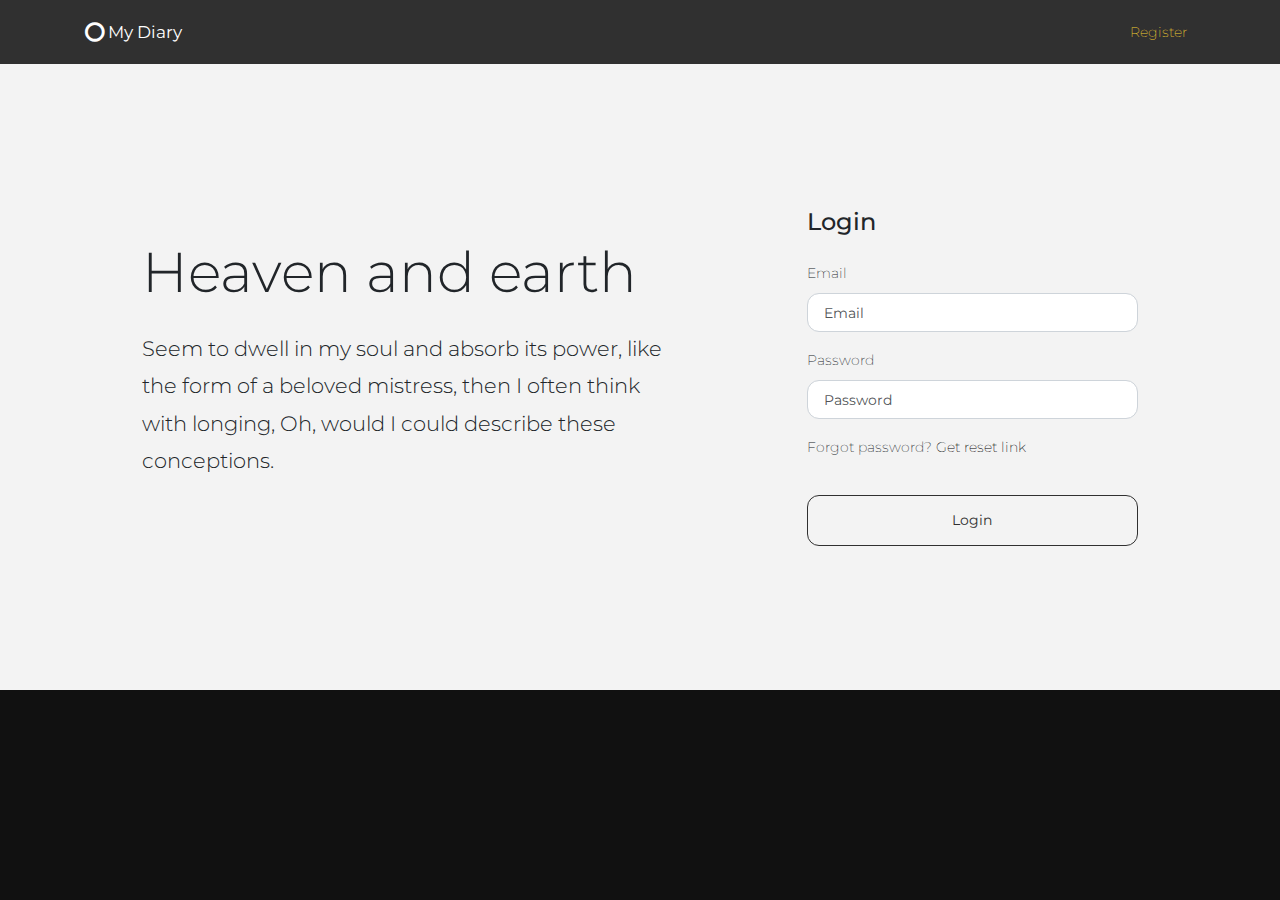
<file: login.html>
<!DOCTYPE html>
<html>

<head>
  <meta charset="utf-8">
  <meta name="viewport" content="width=device-width, initial-scale=1">
  <title>My Diary - Login</title>
  <meta name="description" content="Best diary for android and web with backup, restore, sync, passcode and more features">
  <meta name="keywords" content="my diary app free noads no ads passcode backup restore sync web android">
  <link rel="stylesheet" href="https://cdnjs.cloudflare.com/ajax/libs/font-awesome/4.7.0/css/font-awesome.min.css" type="text/css">
  <link rel="stylesheet" href="neon.css">
</head>

<body>
  <nav class="navbar navbar-expand-lg navbar-dark bg-dark sticky-top">
    <div class="container"> <a class="navbar-brand" href="index.html">
        <i class="fa d-inline fa-lg fa-circle-o"></i>
        <b> My Diary</b>
      </a> <button class="navbar-toggler navbar-toggler-right border-0" type="button" data-toggle="collapse" data-target="#navbar11">
        <span class="navbar-toggler-icon"></span>
      </button>
      <div class="collapse navbar-collapse" id="navbar11">
        <!-- <ul class="navbar-nav mr-auto">
          <li class="nav-item" id="writeNew"> <a class="nav-link" target="_blank" href="diary.html">Write</a> </li>
        </ul> -->
        <ul class="navbar-nav ml-auto">
          <li class="nav-item">
            <li class="nav-item" > <a class="nav-link text-primary" href="registration.html">Register</a> </li>
          </li>
        </ul>
      </div>
    </div>
  </nav>
  <div class="py-5 bg-light">
    <div class="container">
      <div class="row">
        <div class="p-5 col-md-7 d-flex flex-column justify-content-center">
          <h3 class="display-4 mb-3">Heaven and earth</h3>
          <p class="mb-4 lead">Seem to dwell in my soul and absorb its power, like the form of a beloved mistress, then I often think with longing, Oh, would I could describe these conceptions.</p>
        </div>
        <div class="p-5 col-md-5">
          <h3 class="mb-3">Login</h3>
          <form id="login_form">
            <div class="form-group"> <label>Email</label> <input class="form-control" id="email" placeholder="Email" required="required" type="email"> </div>
            <div class="form-group"> <label>Password</label> <input type="password" id="password" class="form-control" placeholder="Password"> </div>
            <p>Forgot password?&nbsp;<a href="reset_password.html" style="color:black;">Get reset link</a></p>
            <p id="helper_text" style="color: red;"></p>
            <button id="loginBtn" type="button" class="btn mt-4 btn-block btn-outline-dark p-2" onclick="login()"><b>Login</b></button>
          </form>
        </div>
      </div>
    </div>
  </div>
  <script src="https://code.jquery.com/jquery-3.3.1.slim.min.js" integrity="sha384-q8i/X+965DzO0rT7abK41JStQIAqVgRVzpbzo5smXKp4YfRvH+8abtTE1Pi6jizo" crossorigin="anonymous"></script>
  <script src="https://cdnjs.cloudflare.com/ajax/libs/popper.js/1.14.6/umd/popper.min.js" integrity="sha384-wHAiFfRlMFy6i5SRaxvfOCifBUQy1xHdJ/yoi7FRNXMRBu5WHdZYu1hA6ZOblgut" crossorigin="anonymous"></script>
  <script src="https://stackpath.bootstrapcdn.com/bootstrap/4.3.1/js/bootstrap.min.js" integrity="sha384-JjSmVgyd0p3pXB1rRibZUAYoIIy6OrQ6VrjIEaFf/nJGzIxFDsf4x0xIM+B07jRM" crossorigin="anonymous"></script>
  <script type="text/javascript" src="https://npmcdn.com/parse/dist/parse.min.js"></script>
  <script type="text/javascript" src="js/init.js"></script>
  <script> 
  var currentUser = Parse.User.current();
  if (currentUser) {
  window.location = 'index.html';
  } else {
  console.log("need login");
  }

  const messageView=document.getElementById('helper_text');
  const loginBtn=document.getElementById('loginBtn');

  function login() {
  loginBtn.disabled = true;
  messageView.innerHTML="Logging in...";
  const email=document.getElementById('email');
  const password=document.getElementById('password');
  var user = Parse.User.logIn(email.value, password.value).then(function(user) {
    window.location="index.html"
  }).catch(function(error){
  loginBtn.disabled = false;
  console.log("Error: " + error.code + " " + error.message);
  messageView.innerHTML=error.message;
  });
}
  </script>
</body>

</html>
</file>
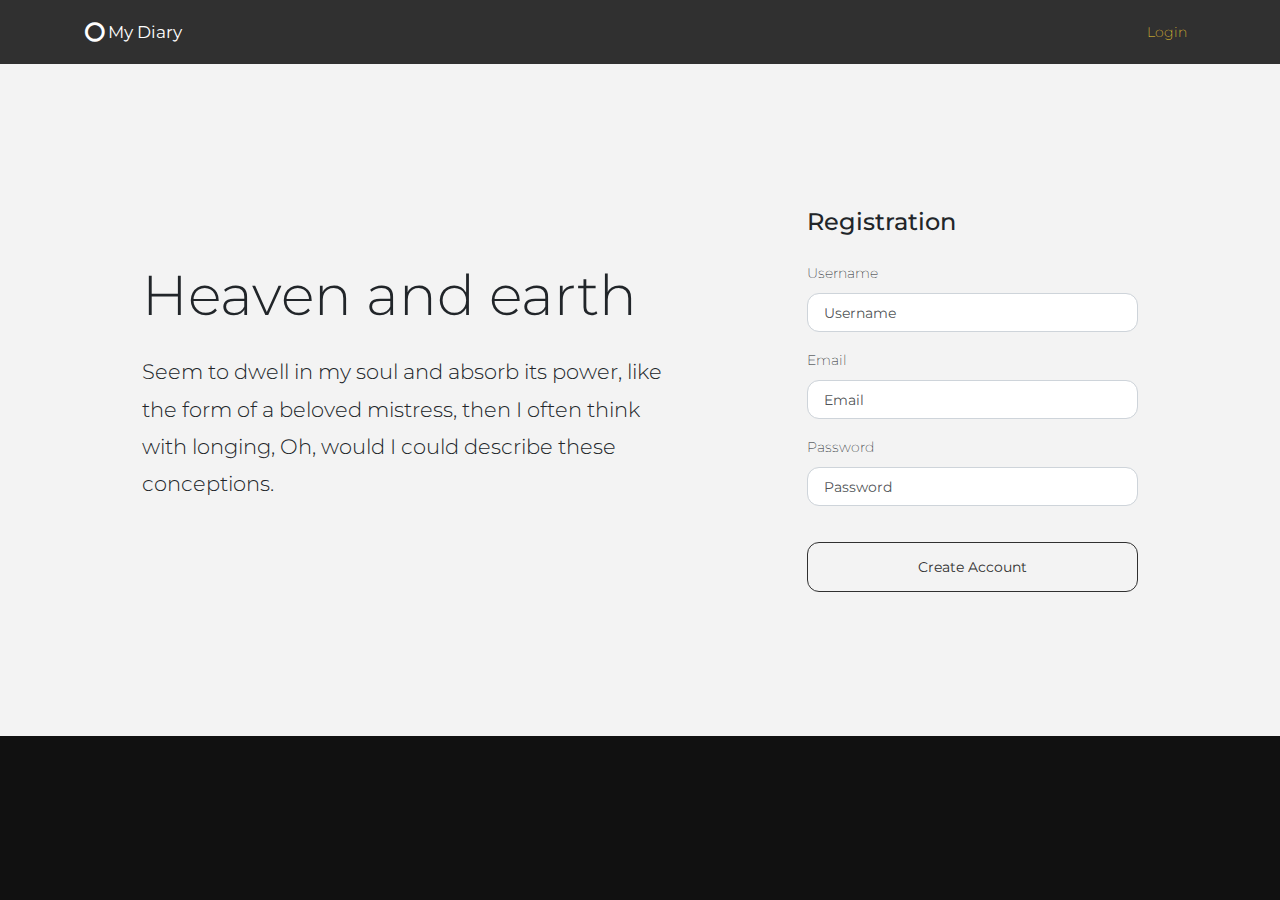
<file: registration.html>
<!DOCTYPE html>
<html>

<head>
  <meta charset="utf-8">
  <meta name="viewport" content="width=device-width, initial-scale=1">
  <title>My Diary - Register</title>
  <meta name="description" content="Best diary for android and web with backup, restore, sync, passcode and more features">
  <meta name="keywords" content="my diary app free noads no ads passcode backup restore sync web android">
  <link rel="stylesheet" href="https://cdnjs.cloudflare.com/ajax/libs/font-awesome/4.7.0/css/font-awesome.min.css" type="text/css">
  <link rel="stylesheet" href="neon.css">
</head>

<body>
  <nav class="navbar navbar-expand-lg navbar-dark bg-dark sticky-top">
    <div class="container"> <a class="navbar-brand" href="index.html">
        <i class="fa d-inline fa-lg fa-circle-o"></i>
        <b> My Diary</b>
      </a> <button class="navbar-toggler navbar-toggler-right border-0" type="button" data-toggle="collapse" data-target="#navbar11">
        <span class="navbar-toggler-icon"></span>
      </button>
      <div class="collapse navbar-collapse" id="navbar11">
        <!-- <ul class="navbar-nav mr-auto">
          <li class="nav-item" id="writeNew"> <a class="nav-link" target="_blank" href="diary.html">Write</a> </li>
        </ul> -->
        <ul class="navbar-nav ml-auto">
          <li class="nav-item">
            <li class="nav-item" > <a class="nav-link text-primary" href="login.html">Login</a> </li>
          </li>
        </ul>
      </div>
    </div>
  </nav>
  <div class="py-5 bg-light">
    <div class="container">
      <div class="row">
        <div class="p-5 col-md-7 d-flex flex-column justify-content-center">
          <h3 class="display-4 mb-3">Heaven and earth</h3>
          <p class="mb-4 lead">Seem to dwell in my soul and absorb its power, like the form of a beloved mistress, then I often think with longing, Oh, would I could describe these conceptions.</p>
        </div>
        <div class="p-5 col-md-5">
          <h3 class="mb-3">Registration</h3>
          <form id="login_form">
            <div class="form-group"> <label>Username</label> <input class="form-control" id="username" placeholder="Username" required="required" type="text"> </div>
            <div class="form-group"> <label>Email</label> <input class="form-control" id="email" placeholder="Email" required="required" type="email"> </div>
            <div class="form-group"> <label>Password</label> <input type="password" id="password" class="form-control" placeholder="Password"> </div>
            <p id="helper_text"></p>
            <button id="signUpBtn" type="button" class="btn mt-4 btn-block btn-outline-dark p-2" onclick="signUp()"><b>Create Account</b></button>
          </form>
        </div>
      </div>
    </div>
  </div>
  <script src="https://code.jquery.com/jquery-3.3.1.slim.min.js" integrity="sha384-q8i/X+965DzO0rT7abK41JStQIAqVgRVzpbzo5smXKp4YfRvH+8abtTE1Pi6jizo" crossorigin="anonymous"></script>
  <script src="https://cdnjs.cloudflare.com/ajax/libs/popper.js/1.14.6/umd/popper.min.js" integrity="sha384-wHAiFfRlMFy6i5SRaxvfOCifBUQy1xHdJ/yoi7FRNXMRBu5WHdZYu1hA6ZOblgut" crossorigin="anonymous"></script>
  <script src="https://stackpath.bootstrapcdn.com/bootstrap/4.3.1/js/bootstrap.min.js" integrity="sha384-JjSmVgyd0p3pXB1rRibZUAYoIIy6OrQ6VrjIEaFf/nJGzIxFDsf4x0xIM+B07jRM" crossorigin="anonymous"></script>
  <script type="text/javascript" src="https://npmcdn.com/parse/dist/parse.min.js"></script>
  <script type="text/javascript" src="js/init.js"></script>
  <script>
    var currentUser = Parse.User.current();
    if (currentUser) {
      window.location = 'index.html';
    } else {
      console.log("came for signup");
    }
    const username = document.getElementById('username');
    const email = document.getElementById('email');
    const password = document.getElementById('password');
    const messageView = document.getElementById('helper_text');
    const signUpBtn = document.getElementById('signUpBtn');


    function signUp() {
      signUpBtn.disabled = true;
      messageView.innerHTML = "Logging in...";
    // Create a new instance of the user class
    var user = new Parse.User();
    user.set("username", username.value);
    user.set("password", password.value);
    user.set("email", email.value);
    user.signUp().then(function(user) {
        // console.log('User created successful with name: ' + user.get("username") + ' and email: ' + user.get("email"));
        // var currentUser = Parse.User.current();
        // if (currentUser) {
        //   console.log("sending");
          
        // }
        }).catch(function(error){
            console.log("Error: " + error.code + " " + error.message);
            signUpBtn.disabled = false;
            messageView.innerHTML = error.message;
        });
}
  </script>
</body>

</html>
</file>
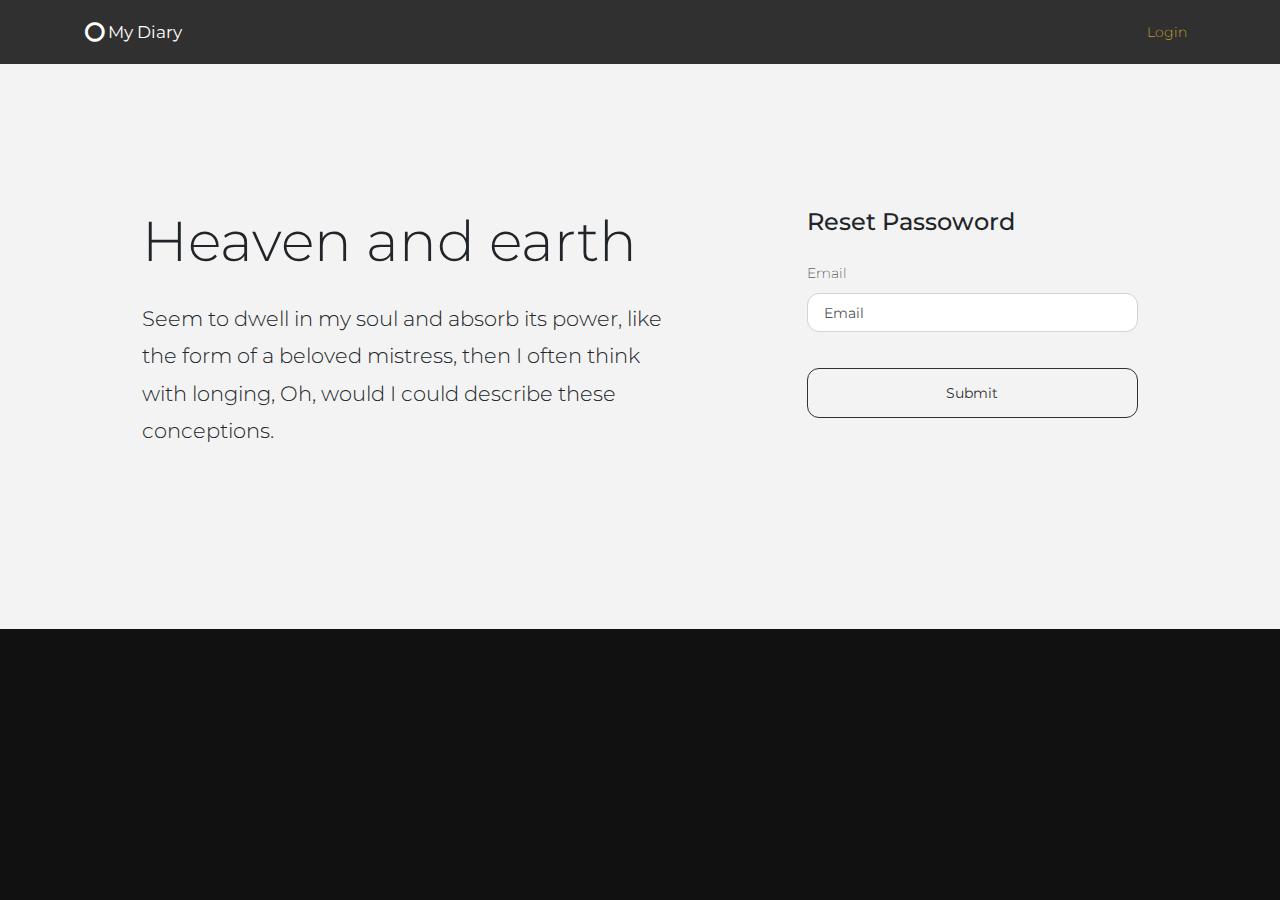
<file: reset_password.html>
<!DOCTYPE html>
<html>

<head>
  <meta charset="utf-8">
  <meta name="viewport" content="width=device-width, initial-scale=1">
  <title>My Diary - Reset Password</title>
  <meta name="description" content="Best diary for android and web with backup, restore, sync, passcode and more features">
  <meta name="keywords" content="my diary app free noads no ads passcode backup restore sync web android">
  <link rel="stylesheet" href="https://cdnjs.cloudflare.com/ajax/libs/font-awesome/4.7.0/css/font-awesome.min.css" type="text/css">
  <link rel="stylesheet" href="neon.css">
</head>

<body>
  <nav class="navbar navbar-expand-lg navbar-dark bg-dark sticky-top">
    <div class="container"> <a class="navbar-brand" href="index.html">
        <i class="fa d-inline fa-lg fa-circle-o"></i>
        <b> My Diary</b>
      </a> <button class="navbar-toggler navbar-toggler-right border-0" type="button" data-toggle="collapse" data-target="#navbar11">
        <span class="navbar-toggler-icon"></span>
      </button>
      <div class="collapse navbar-collapse" id="navbar11">
        <!-- <ul class="navbar-nav mr-auto">
          <li class="nav-item" id="writeNew"> <a class="nav-link" target="_blank" href="diary.html">Write</a> </li>
        </ul> -->
        <ul class="navbar-nav ml-auto">
          <li class="nav-item">
            <li class="nav-item" > <a class="nav-link text-primary" href="login.html">Login</a> </li>
          </li>
        </ul>
      </div>
    </div>
  </nav>
  <div class="py-5 bg-light">
    <div class="container">
      <div class="row">
        <div class="p-5 col-md-7 d-flex flex-column justify-content-center">
          <h3 class="display-4 mb-3">Heaven and earth</h3>
          <p class="mb-4 lead">Seem to dwell in my soul and absorb its power, like the form of a beloved mistress, then I often think with longing, Oh, would I could describe these conceptions.</p>
        </div>
        <div class="p-5 col-md-5">
          <h3 class="mb-3">Reset Passoword</h3>
          <form>
            <div class="form-group" id="email_group"> <label>Email</label> <input class="form-control" id="email" placeholder="Email" required="required" type="email"> </div>
            <p id="helper_text"></p>
            <button type="button" class="btn mt-4 btn-block btn-outline-dark p-2" id="getLinkBtn" onclick="resetPassword()"><b>Submit</b></button>
          </form>
        </div>
      </div>
    </div>
  </div>
  <script src="https://code.jquery.com/jquery-3.3.1.slim.min.js" integrity="sha384-q8i/X+965DzO0rT7abK41JStQIAqVgRVzpbzo5smXKp4YfRvH+8abtTE1Pi6jizo" crossorigin="anonymous"></script>
  <script src="https://cdnjs.cloudflare.com/ajax/libs/popper.js/1.14.6/umd/popper.min.js" integrity="sha384-wHAiFfRlMFy6i5SRaxvfOCifBUQy1xHdJ/yoi7FRNXMRBu5WHdZYu1hA6ZOblgut" crossorigin="anonymous"></script>
  <script src="https://stackpath.bootstrapcdn.com/bootstrap/4.3.1/js/bootstrap.min.js" integrity="sha384-JjSmVgyd0p3pXB1rRibZUAYoIIy6OrQ6VrjIEaFf/nJGzIxFDsf4x0xIM+B07jRM" crossorigin="anonymous"></script>
  <script type="text/javascript" src="https://npmcdn.com/parse/dist/parse.min.js"></script>
  <script src="js/init.js"></script>
  <script>

  const resetLinkBtn = document.getElementById('getLinkBtn');
  const helper_text = document.getElementById('helper_text');
  const email = document.getElementById('email');
  const email_group = document.getElementById('email_group');

    function resetPassword() {
      resetLinkBtn.disabled=true;
    Parse.User.requestPasswordReset(email.value).then(function() {
      email_group.remove();
      helper_text.innerHTML="Password reset request was sent successfully";
    }).catch(function(error) {
      console.log("The login failed with error: " + error.code + " " + error.message);
      resetLinkBtn.disabled=false;
      helper_text.innerHTML=error.message;
    });
}


  </script>
</body>

</html>
</file>
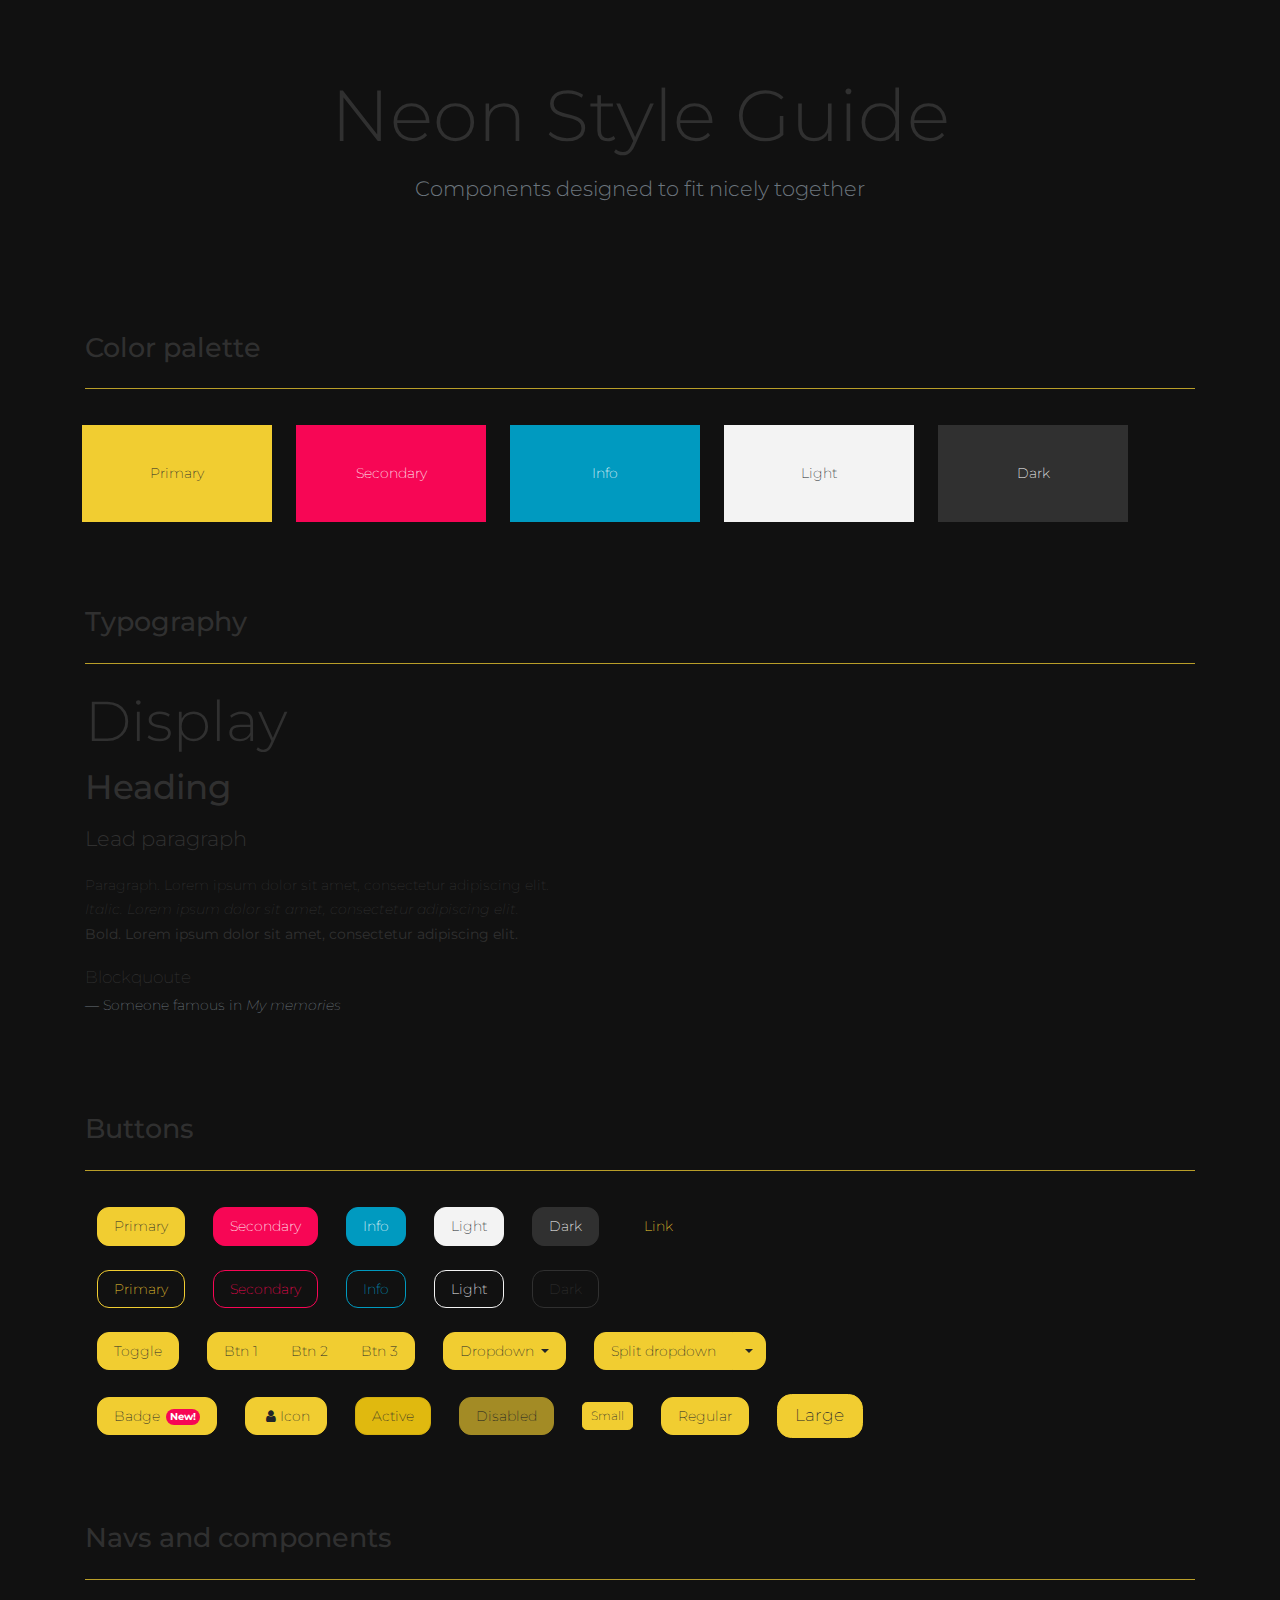
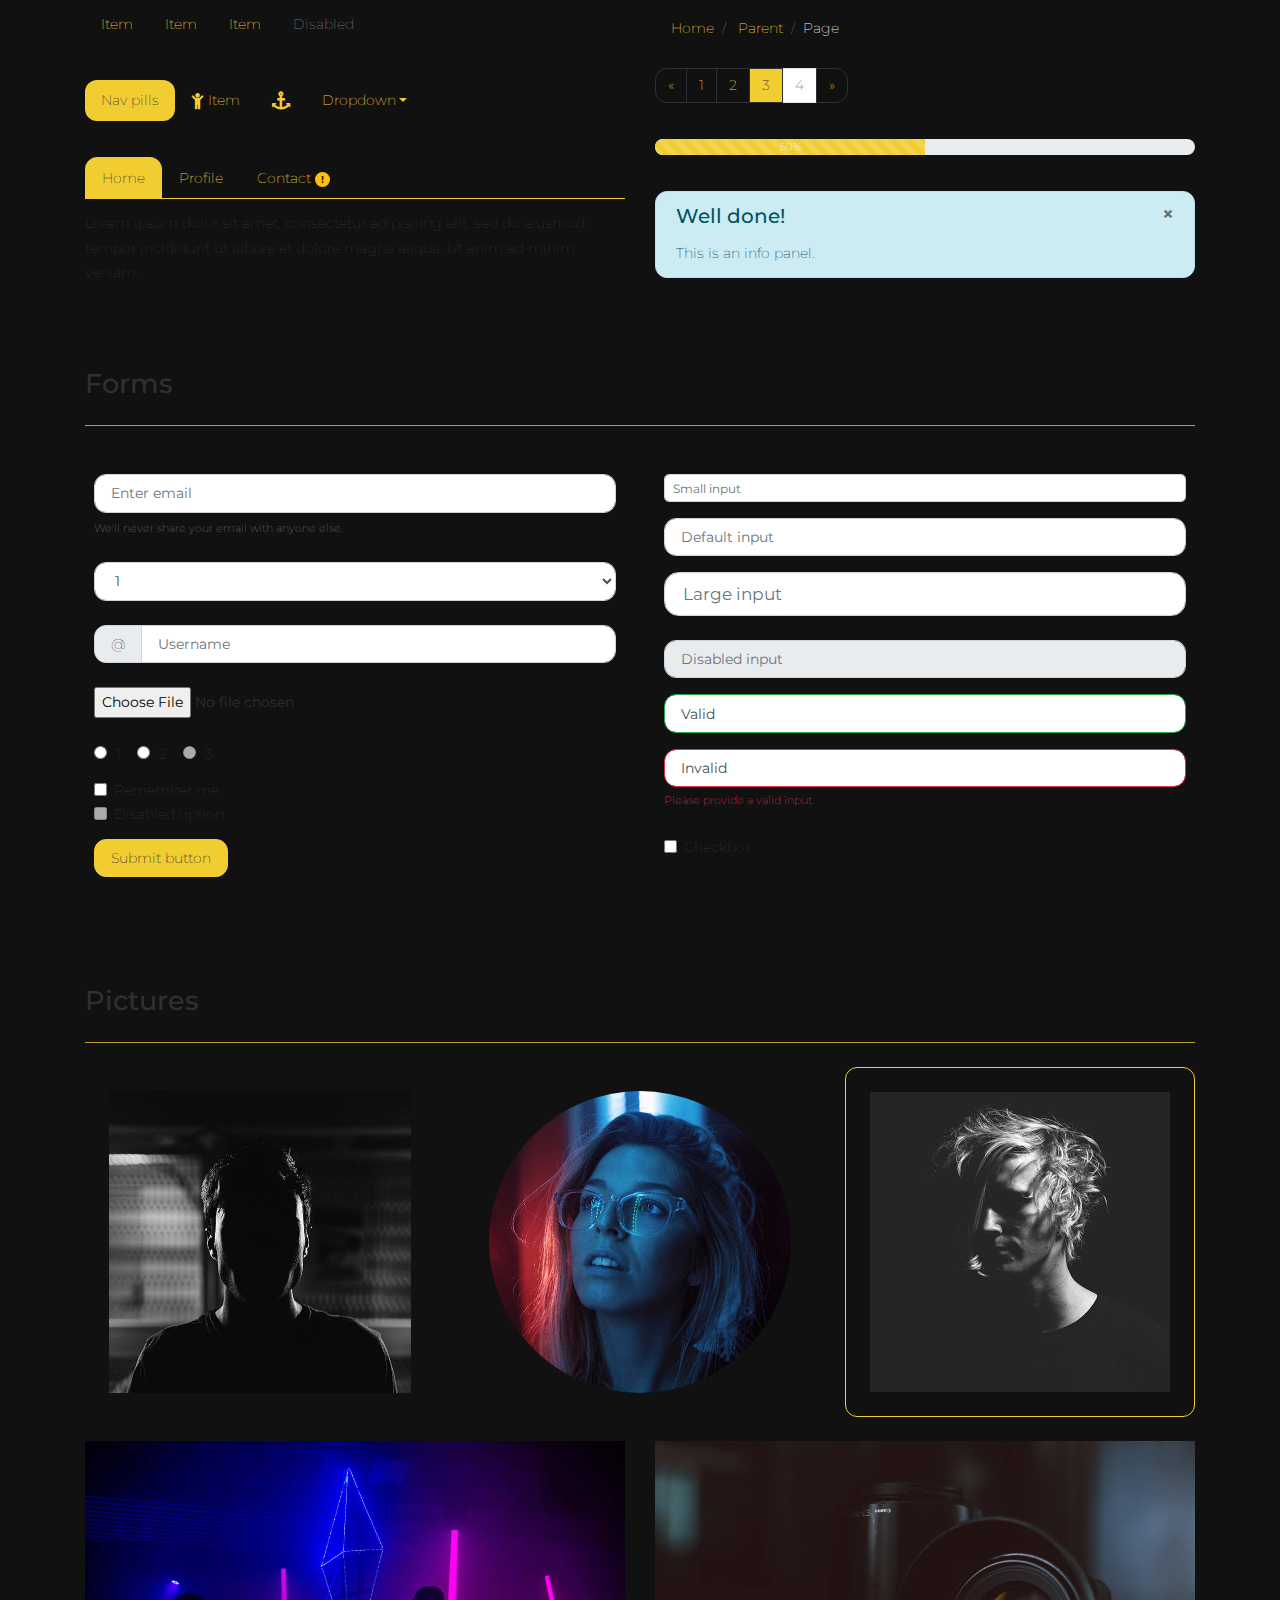
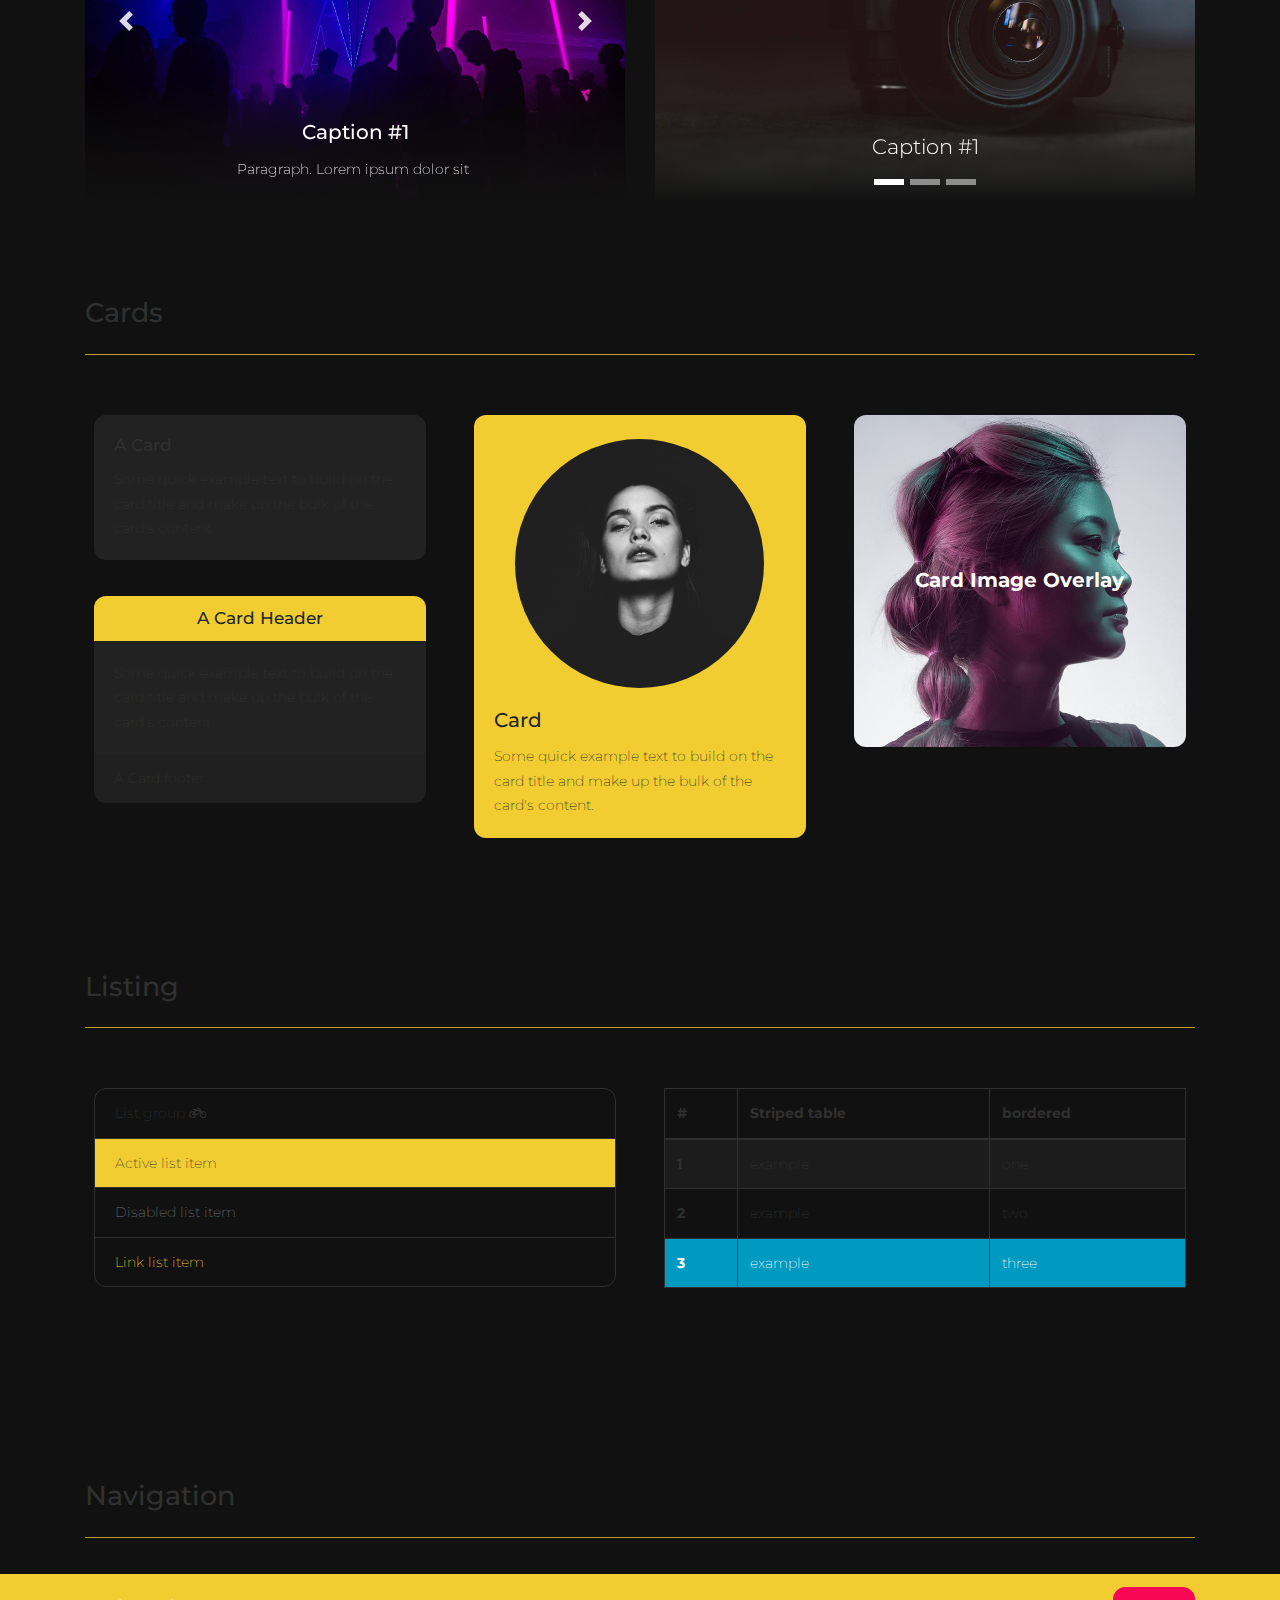
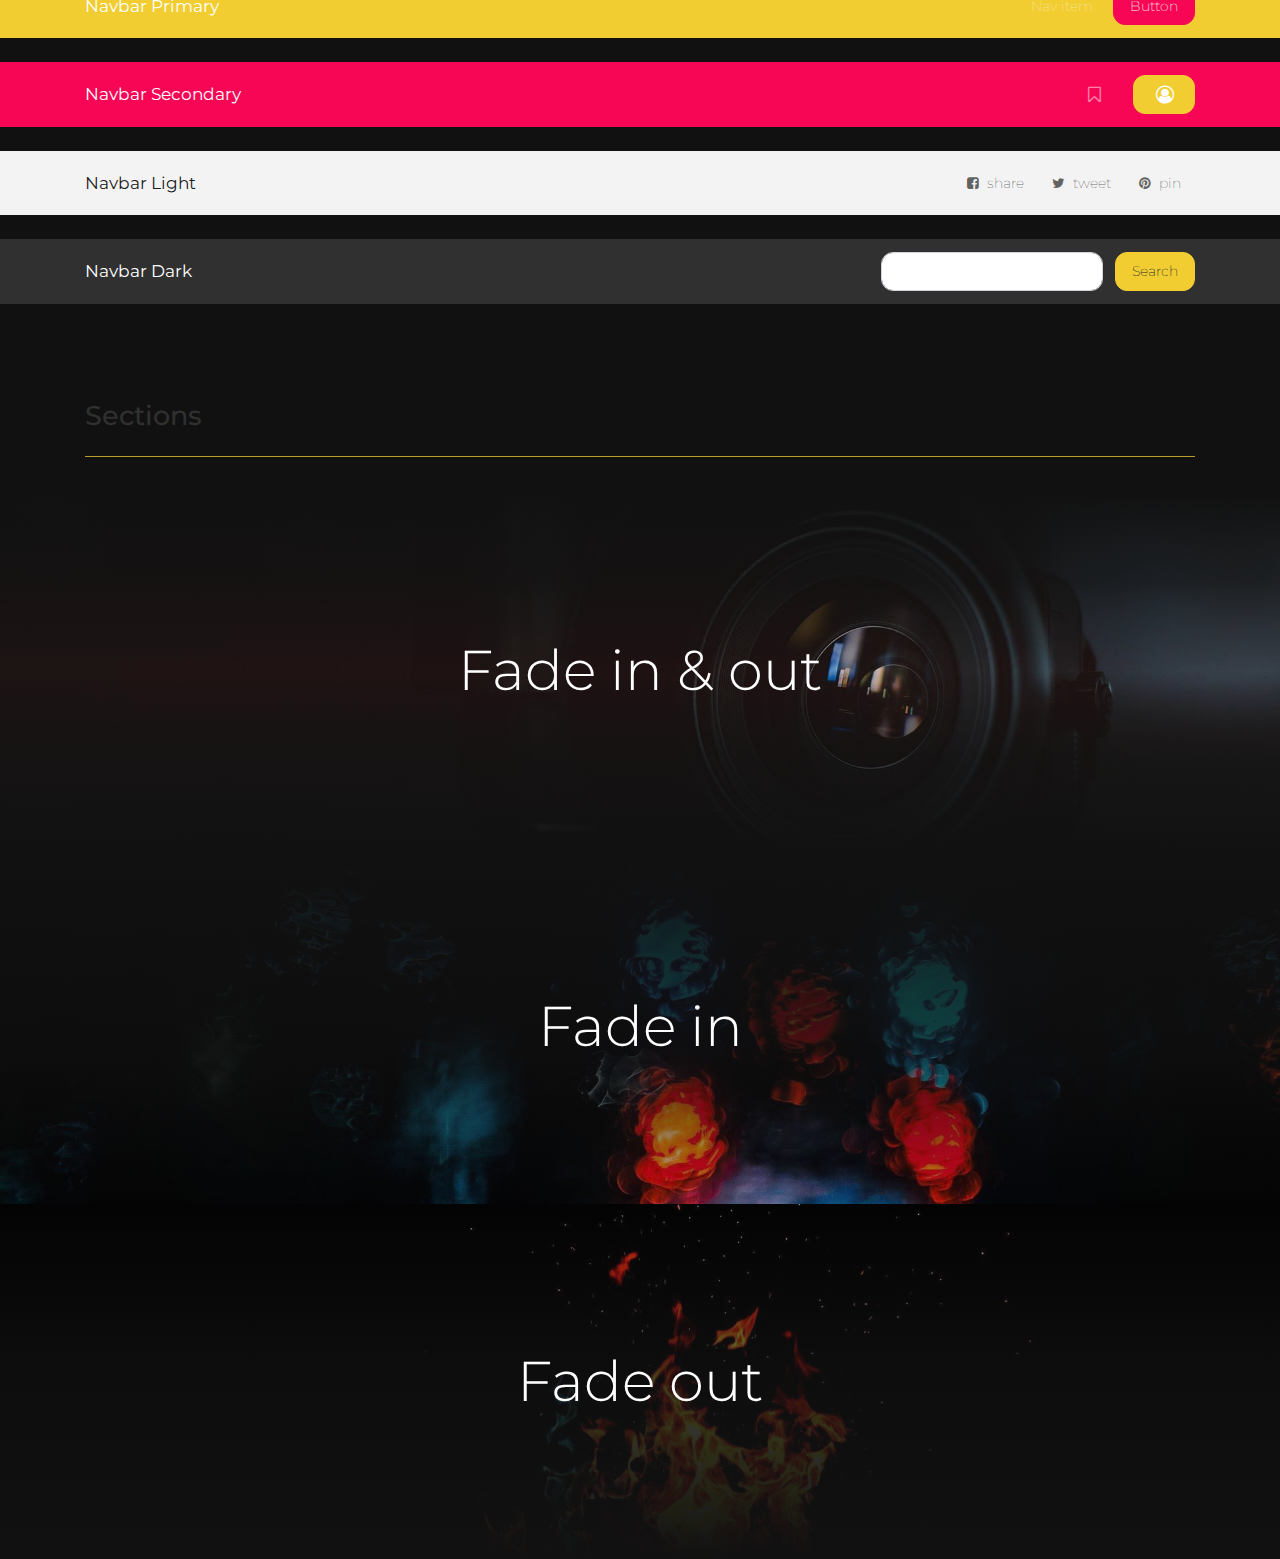
<file: styleguide.html>
<!DOCTYPE html>
<html>

<head>
  <meta charset="utf-8">
  <meta name="viewport" content="width=device-width, initial-scale=1">
  <!-- PAGE settings -->
  <link rel="icon" href="https://templates.pingendo.com/assets/Pingendo_favicon.ico">
  <title>Styleguide</title>
  <meta name="author" content="Pingendo">
  <!-- CSS dependencies -->
  <link rel="stylesheet" href="https://cdnjs.cloudflare.com/ajax/libs/font-awesome/4.7.0/css/font-awesome.min.css" type="text/css">
  <link rel="stylesheet" href="neon.css" type="text/css"> </head>

<body>
  <div class="py-5 text-center">
    <div class="container">
      <div class="row">
        <div class="col-12">
          <h1 class="display-3 text-capitalize">neon style guide</h1>
          <p class="lead text-muted">Components designed to fit nicely together </p>
        </div>
      </div>
    </div>
  </div>
  <div class="py-4">
    <div class="container">
      <div class="row">
        <div class="col-12">
          <h2>Color palette</h2>
          <hr>
          <div class="row text-center">
            <div class="col-md-2 bg-primary m-2">
              <p class="m-0 p-4">Primary</p>
            </div>
            <div class="col-md-2 bg-secondary m-2">
              <p class="m-0 p-4">Secondary</p>
            </div>
            <div class="col-md-2 bg-info m-2">
              <p class="m-0 p-4">Info</p>
            </div>
            <div class="col-md-2 bg-light m-2">
              <p class="m-0 p-4">Light</p>
            </div>
            <div class="col-md-2 bg-dark m-2">
              <p class="m-0 p-4">Dark</p>
            </div>
          </div>
        </div>
      </div>
    </div>
  </div>
  <div class="py-4">
    <div class="container">
      <div class="row">
        <div class="col-12">
          <h2>Typography</h2>
          <hr>
          <h1 class="display-4"> Display </h1>
          <h1>Heading</h1>
          <p class="lead">Lead paragraph </p>
          <p>Paragraph. Lorem ipsum dolor sit amet, consectetur adipiscing elit. <br><i>Italic. Lorem ipsum dolor sit amet, consectetur adipiscing elit.</i> <br><b>Bold. Lorem ipsum dolor sit amet, consectetur adipiscing elit.</b></p>
          <div class="blockquote">
            <p class="mb-0">Blockquoute</p>
            <div class="blockquote-footer">Someone famous in <cite>My memories</cite></div>
          </div>
        </div>
      </div>
    </div>
  </div>
  <div class="py-4">
    <div class="container">
      <div class="row">
        <div class="col-12">
          <h2>Buttons</h2>
          <hr> </div>
      </div>
      <div class="row">
        <div class="col-12"> <a class="btn btn-primary m-2" href="#">Primary</a> <a class="btn btn-secondary m-2" href="#">Secondary</a> <a class="btn btn-info m-2" href="#">Info</a> <a class="btn btn-light m-2" href="#">Light</a> <a class="btn btn-dark m-2" href="#">Dark</a>          <a class="btn btn-link m-2" href="#">Link</a> </div>
      </div>
      <div class="row">
        <div class="col-12"> <a class="btn btn-outline-primary m-2" href="#">Primary</a> <a class="btn btn-outline-secondary m-2" href="#">Secondary</a> <a class="btn btn-outline-info m-2" href="#">Info</a> <a class="btn btn-outline-light m-2" href="#">Light</a> <a class="btn btn-outline-dark m-2"
            href="#">Dark</a> </div>
      </div>
      <div class="row">
        <div class="col-12"> <a class="btn btn-primary m-2" href="" aria-pressed="false" autocomplete="off" data-toggle="button">Toggle</a>
          <div class="btn-group m-2"> <a href="#" class="btn btn-primary">Btn 1</a> <a href="#" class="btn btn-primary">Btn 2</a> <a href="#" class="btn btn-primary">Btn 3</a> </div>
          <div class="btn-group m-2"> <button class="btn btn-primary dropdown-toggle" data-toggle="dropdown">Dropdown </button>
            <div class="dropdown-menu">
              <h6 class="dropdown-header">Dropdown header</h6> <a class="dropdown-item" href="#">Option 1</a> <a class="dropdown-item" href="#">Option 2</a> <a class="dropdown-item disabled" href="#">Disabled option</a>
              <div class="dropdown-divider"></div> <a class="dropdown-item" href="#">Separated link</a> </div>
          </div>
          <div class="btn-group m-2"> <button type="button" class="btn btn-primary" href="#">Split dropdown</button> <button type="button" class="btn dropdown-toggle dropdown-toggle-split btn-primary" data-toggle="dropdown" aria-expanded="false" aria-haspopup="true"></button>
            <div
              class="dropdown-menu"> <a class="dropdown-item" href="#">Action</a> <a class="dropdown-item" href="#">Another action</a> <a class="dropdown-item" href="#">Something else here</a>
              <div class="dropdown-divider"></div> <a class="dropdown-item" href="#">Separated link</a> </div>
        </div>
      </div>
    </div>
    <div class="row">
      <div class="col-12"> <a class="btn btn-primary m-2" href="">Badge<span class="badge badge-secondary ml-1">New!</span></a> <a class="btn btn-primary m-2" href="#"><i class="fa fa-user fa-fw"></i>Icon</a> <a class="btn active btn-primary m-2" href="">Active</a> <a class="btn disabled btn-primary m-2"
          href="">Disabled</a> <a class="btn btn-sm btn-primary m-2" href="">Small</a> <a class="btn btn-primary m-2" href="">Regular</a> <a class="btn btn-lg btn-primary m-2" href="">Large</a> </div>
    </div>
  </div>
  </div>
  <div class="py-4">
    <div class="container">
      <div class="row">
        <div class="col-12">
          <h2>Navs and components</h2>
          <hr> </div>
      </div>
      <div class="row">
        <div class="col-md-6">
          <ul class="nav">
            <li class="nav-item"> <a class="nav-link" href="#">Item</a> </li>
            <li class="nav-item"> <a class="nav-link" href="#">Item</a> </li>
            <li class="nav-item"> <a href="#" class="nav-link">Item</a> </li>
            <li class="nav-item"> <a class="nav-link disabled" href="#">Disabled</a> </li>
          </ul>
          <ul class="nav nav-pills my-4">
            <li class="nav-item"> <a href="#" class="nav-link active">Nav pills</a> </li>
            <li class="nav-item"> <a class="nav-link" href="#"><i class="fa fa-lg fa-child"></i> Item</a> </li>
            <li class="nav-item"> <a class="nav-link" href="#"><i class="fa fa-lg fa-anchor mt-1"></i></a> </li>
            <li class="nav-item dropdown"> <a class="nav-link dropdown-toggle" data-toggle="dropdown" href="#" role="button" aria-haspopup="true" aria-expanded="false">Dropdown</a>
              <div class="dropdown-menu"> <a class="dropdown-item" href="#">Option 1</a> <a class="dropdown-item" href="#">Option 2</a>
                <div class="dropdown-divider"></div> <a class="dropdown-item" href="#">Separated link</a> </div>
            </li>
          </ul>
          <ul class="nav nav-tabs">
            <li class="nav-item"> <a href="#home" class="nav-link active" aria-controls="home" aria-selected="true" data-toggle="tab" id="home-tab" role="tab">Home</a> </li>
            <li class="nav-item"> <a class="nav-link" href="#profile" aria-controls="profile" aria-selected="false" data-toggle="tab" id="profile-tab" role="tab">Profile</a> </li>
            <li class="nav-item"> <a href="#contact" class="nav-link" aria-controls="contact" aria-selected="false" data-toggle="tab" id="contact-tab" role="tab">Contact <span class="badge badge-pill badge-warning">!</span></a> </li>
          </ul>
          <div class="tab-content my-2" id="myTabContent">
            <div class="tab-pane fade show active" id="home" role="tabpanel" aria-labelledby="home-tab">Lorem ipsum dolor sit amet, consectetur adipiscing elit, sed do eiusmod tempor incididunt ut labore et dolore magna aliqua. Ut enim ad minim veniam.</div>
            <div class="tab-pane fade" id="profile" role="tabpanel" aria-labelledby="profile-tab">Quis nostrud exercitation ullamco laboris nisi ut aliquip ex ea commodo consequat. Duis aute irure dolor in reprehenderit in voluptate velit esse cillum dolore eu fugiat nulla pariatur.</div>
            <div class="tab-pane fade" id="contact" role="tabpanel"
              aria-labelledby="contact-tab">Excepteur sint occaecat cupidatat non proident, sunt in culpa qui officia deserunt mollit anim id est laborum. Consectetur adipiscing elit, sed do eiusmod tempor incididunt. </div>
          </div>
        </div>
        <div class="col-md-6">
          <ul class="breadcrumb">
            <li class="breadcrumb-item"> <a href="#">Home</a> </li>
            <li class="breadcrumb-item"> <a href="#">Parent</a> </li>
            <li class="breadcrumb-item active">Page</li>
          </ul>
          <ul class="pagination">
            <li class="page-item"> <a class="page-link" href="#" aria-label="Previous"> <span aria-hidden="true">«</span> <span class="sr-only">Previous</span> </a> </li>
            <li class="page-item"> <a class="page-link" href="#">1</a> </li>
            <li class="page-item"> <a class="page-link" href="#">2</a> </li>
            <li class="page-item active"> <a class="page-link" href="#">3</a> </li>
            <li class="page-item disabled"> <a class="page-link" href="#">4</a> </li>
            <li class="page-item"> <a class="page-link" href="#" aria-label="Next"> <span aria-hidden="true">»</span> <span class="sr-only">Next</span> </a> </li>
          </ul>
          <div class="progress my-4">
            <div class="progress-bar progress-bar-striped" role="progressbar" style="width: 50%" aria-valuenow="50" aria-valuemin="0" aria-valuemax="100">50%</div>
          </div>
          <div class="alert alert-info" role="alert"> <button type="button" class="close" data-dismiss="alert" aria-label="Close">×</button>
            <h4 class="alert-heading">Well done! </h4>
            <p class="mb-0">This is an info panel.</p>
          </div>
        </div>
      </div>
    </div>
  </div>
  <div class="py-4">
    <div class="container">
      <div class="row">
        <div class="col-12">
          <h2>Forms</h2>
          <hr> </div>
      </div>
      <div class="row">
        <div class="col-md-6 p-3">
          <form method="post" action="">
            <div class="form-group mb-1"> <input type="email" name="email" class="form-control" placeholder="Enter email"> </div> <small id="emailHelp" class="form-text text-muted">We'll never share your email with anyone else.</small>
            <div class="form-group my-3"><select class="form-control"><option value="1">1</option><option value="2">2</option><option value="3">3</option></select></div>
            <div class="form-group my-3">
              <div class="input-group">
                <div class="input-group-prepend"><span class="input-group-text" id="basic-addon1">@</span></div> <input type="text" class="form-control" id="inlineFormInputGroup" placeholder="Username"> </div>
            </div>
            <div class="form-group my-3"> <input type="file" class="form-control-file" id="exampleFormControlFile1"> </div>
            <div class="form-check form-check-inline"> <label class="form-check-label">
                <input class="form-check-input" type="radio" value="option1" id="inlineRadio1" name="inlineRadioOptions"> 1
              </label> </div>
            <div class="form-check form-check-inline"> <label class="form-check-label">
                <input class="form-check-input" type="radio" value="option2" id="inlineRadio2" name="inlineRadioOptions"> 2
              </label> </div>
            <div class="form-check form-check-inline disabled"> <label class="form-check-label">
                <input class="form-check-input" type="radio" name="inlineRadioOptions" id="inlineRadio3" value="option3" disabled=""> 3
              </label> </div>
            <div class="form-check mt-2"> <input class="form-check-input" type="checkbox" id="exampleCheck1" value="on"><label class="form-check-label" for="exampleCheck1">Remember me</label></div>
            <div class="form-check disabled"> <label class="form-check-label"> <input class="form-check-input" type="checkbox" value="" disabled=""> Disabled option </label> </div> <button type="submit" class="btn btn-primary my-2">Submit button</button> </form>
        </div>
        <div class="col-md-6 p-3">
          <form class="" method="post" action="">
            <div class="form-group"> <input type="email" class="form-control form-control-sm" placeholder="Small input" name="email"> </div>
            <div class="form-group"> <input type="email" class="form-control" name="email" placeholder="Default input"> </div>
            <div class="form-group"> <input type="text" class="form-control form-control-lg" placeholder="Large input"> </div>
          </form>
          <form class="my-3" method="post" action="">
            <div class="form-group"> <input type="text" class="form-control" placeholder="Disabled input" id="disabledTextInput" disabled=""> </div>
            <div class="form-group"> <input type="text" class="form-control is-valid" placeholder="First name" id="validationServer01" required="" value="Valid"> </div>
            <div class="form-group"> <input type="text" class="form-control is-invalid" placeholder="First name" id="validationServer01" required="" value="Invalid">
              <div class="invalid-feedback">Please provide a valid input.</div>
            </div>
          </form>
          <form>
            <div class="form-group">
              <div class="form-check"> <input class="form-check-input" type="checkbox" id="exampleCheck1" value="on"><label class="form-check-label" for="exampleCheck1">Checkbox</label></div>
            </div>
          </form>
        </div>
      </div>
    </div>
  </div>
  <div class="py-4">
    <div class="container">
      <div class="row">
        <div class="col-md-12">
          <h2>Pictures</h2>
          <hr> </div>
      </div>
      <div class="row text-center">
        <div class="col-md-4"> <img class="img-fluid p-3" src="assets/styleguide/people_1.jpg" alt="Card image"> </div>
        <div class="col-md-4"> <img class="img-fluid rounded-circle p-3" src="assets/styleguide/people_2.jpg" alt="Card image"> </div>
        <div class="col-md-4"> <img class="img-fluid img-thumbnail p-3" src="assets/styleguide/people_3.jpg" alt="Card image"> </div>
      </div>
      <div class="row">
        <div class="col-md-6">
          <div class="carousel slide my-3" data-ride="carousel" id="carousel-1">
            <div class="carousel-inner" role="listbox">
              <div class="carousel-item active"> <img class="d-block img-fluid" src="assets/styleguide/cover_2.jpg" data-holder-rendered="true">
                <div class="carousel-caption">
                  <h4>Caption #1</h4>
                  <p class="mb-0">Paragraph. Lorem ipsum dolor sit&nbsp;</p>
                </div>
              </div>
              <div class="carousel-item"> <img class="d-block img-fluid" src="assets/styleguide/cover_3.jpg" data-holder-rendered="true">
                <div class="carousel-caption">
                  <h4>Caption #2</h4>
                  <p class="mb-0">Paragraph. Lorem ipsum dolor sit&nbsp;</p>
                </div>
              </div>
            </div> <a class="carousel-control-prev" role="#carousel-1" data-slide="prev" href="#carousel-1"> <span class="carousel-control-prev-icon" aria-hidden="true"></span> <span class="sr-only">Previous</span> </a> <a class="carousel-control-next" role="button"
              data-slide="next" href="#carousel-1"> <span class="carousel-control-next-icon" aria-hidden="true"></span> <span class="sr-only">Next</span> </a> </div>
        </div>
        <div class="col-md-6">
          <div class="carousel slide my-3" data-ride="carousel" id="carousel-2" data-interval="5000">
            <ol class="carousel-indicators">
              <li data-target="#carousel-2" data-slide-to="0" class="active">&nbsp;</li>
              <li data-target="#carousel-2" data-slide-to="1">&nbsp;</li>
              <li data-target="#carousel-2" data-slide-to="2">&nbsp;</li>
            </ol>
            <div class="carousel-inner" role="listbox">
              <div class="carousel-item active"> <img class="d-block img-fluid" src="assets/styleguide/cover_1.jpg" data-holder-rendered="true">
                <div class="carousel-caption">
                  <p class="lead">Caption #1</p>
                </div>
              </div>
              <div class="carousel-item"> <img class="d-block img-fluid" src="assets/styleguide/cover_4.jpg" data-holder-rendered="true">
                <div class="carousel-caption">
                  <p class="lead">Caption #2</p>
                </div>
              </div>
            </div>
          </div>
        </div>
      </div>
    </div>
  </div>
  <div class="py-4">
    <div class="container">
      <div class="row">
        <div class="col-12">
          <h2>Cards</h2>
          <hr class="mb-4"> </div>
      </div>
      <div class="row">
        <div class="col-md-4 p-3">
          <div class="card">
            <div class="card-body">
              <h5>A Card</h5>
              <p class="card-text">Some quick example text to build on the card title and make up the bulk of the card's content.</p>
            </div>
          </div>
          <div class="card my-4">
            <div class="card-header bg-primary">
              <h5 class="mb-0 text-center">A Card Header</h5>
            </div>
            <div class="card-body">
              <p class="card-text">Some quick example text to build on the card title and make up the bulk of the card's content.</p>
            </div>
            <div class="card-footer">A Card footer</div>
          </div>
        </div>
        <div class="col-md-4 p-3">
          <div class="bg-primary card"> <img class="img-fluid rounded-circle w-75 mx-auto mt-3" src="assets/styleguide/people_5.jpg" alt="Card image">
            <div class="card-body">
              <h4 class="card-title">Card</h4>
              <p class="card-text">Some quick example text to build on the card title and make up the bulk of the card's content.</p>
            </div>
          </div>
        </div>
        <div class="col-md-4 p-3">
          <div class="card">
            <div class="card-img-overlay align-items-center d-flex">
              <h4 class="w-100 text-center mb-0 text-white"><b>Card Image Overlay</b></h4>
            </div> <img class="img-fluid w-100 rounded" src="assets/styleguide/people_6.jpg" alt="Card image"> </div>
        </div>
      </div>
    </div>
  </div>
  <div class="py-5">
    <div class="container">
      <div class="row">
        <div class="col-12">
          <h2>Listing</h2>
          <hr class="mb-4"> </div>
      </div>
      <div class="row">
        <div class="col-md-6 p-3">
          <ul class="list-group">
            <li class="list-group-item">List group <i class="fa fa-fw fa-bicycle"></i> </li>
            <li class="list-group-item active"> Active list item</li>
            <li class="list-group-item disabled">Disabled list item</li> <a href="#" class="list-group-item list-group-item-action">Link list item</a> </ul>
        </div>
        <div class="col-md-6 p-3">
          <table class="table table-hover table-striped table-bordered">
            <thead class="thead-inverse">
              <tr>
                <th scope="col">#</th>
                <th scope="col">Striped table</th>
                <th scope="col">bordered</th>
              </tr>
            </thead>
            <tbody>
              <tr>
                <th scope="row">1</th>
                <td>example</td>
                <td>one</td>
              </tr>
              <tr>
                <th scope="row">2</th>
                <td>example</td>
                <td>two</td>
              </tr>
              <tr class="bg-info">
                <th scope="row">3</th>
                <td>example</td>
                <td>three</td>
              </tr>
            </tbody>
          </table>
        </div>
      </div>
    </div>
  </div>
  <div class="pt-5">
    <div class="container">
      <div class="row">
        <div class="col-12">
          <h2>Navigation</h2>
          <hr class="mb-4"> </div>
      </div>
    </div>
  </div>
  <nav class="navbar navbar-expand-md navbar-dark bg-primary">
    <div class="container"> <a class="navbar-brand" href="#"><b>Navbar Primary&nbsp;</b></a> <button class="navbar-toggler navbar-toggler-right" type="button" data-toggle="collapse" data-target="#navbarPrimarySupportedContent" aria-controls="navbar2SupportedContent" aria-expanded="false"
        aria-label="Toggle navigation">
      <span class="navbar-toggler-icon"></span> </button>
      <div class="collapse navbar-collapse text-center justify-content-end" id="navbarPrimarySupportedContent">
        <ul class="navbar-nav">
          <li class="nav-item"> <a class="nav-link" href="#"> Nav item</a> </li>
        </ul> <a class="btn navbar-btn ml-2 btn-secondary" href="#"> Button</a> </div>
    </div>
  </nav>
  <nav class="navbar navbar-expand-md navbar-dark bg-secondary my-3">
    <div class="container"> <a class="navbar-brand" href="#"><b>Navbar Secondary</b></a> <button class="navbar-toggler navbar-toggler-right" type="button" data-toggle="collapse" data-target="#navbarSecondarySupportedContent" aria-controls="navbar2SupportedContent" aria-expanded="false"
        aria-label="Toggle navigation">
      <span class="navbar-toggler-icon"></span> </button>
      <div class="collapse navbar-collapse text-center justify-content-end" id="navbarSecondarySupportedContent">
        <ul class="navbar-nav">
          <li class="nav-item mx-2"> <a class="nav-link" href="#"><i class="fa d-inline fa-lg fa-bookmark-o"></i></a> </li>
        </ul> <a class="btn navbar-btn ml-2 text-white btn-primary" href="#"><i class="fa d-inline fa-lg fa-user-circle-o ml-1"></i>&nbsp;</a> </div>
    </div>
  </nav>
  <nav class="navbar navbar-expand-md my-3 navbar-light bg-light">
    <div class="container"> <a class="navbar-brand" href="#"><b>Navbar Light</b></a> <button class="navbar-toggler navbar-toggler-right" type="button" data-toggle="collapse" data-target="#navbarLightSupportedContent" aria-controls="navbar2SupportedContent" aria-expanded="false"
        aria-label="Toggle navigation">
      <span class="navbar-toggler-icon"></span> </button>
      <div class="collapse navbar-collapse text-center justify-content-end" id="navbarLightSupportedContent">
        <ul class="navbar-nav">
          <li class="nav-item mx-1"> <a class="nav-link" href="#"><i class="fa d-inline fa-facebook-square"></i>&nbsp; share</a> </li>
          <li class="nav-item mx-1"> <a class="nav-link" href="#"><i class="fa d-inline fa-twitter"></i>&nbsp; tweet</a> </li>
          <li class="nav-item mx-1"> <a class="nav-link" href="#"><i class="fa d-inline fa-pinterest"></i>&nbsp; pin</a> </li>
        </ul>
      </div>
    </div>
  </nav>
  <nav class="navbar navbar-expand-md my-3 navbar-dark bg-dark">
    <div class="container"> <a class="navbar-brand" href="#"><b>Navbar Dark</b></a> <button class="navbar-toggler navbar-toggler-right" type="button" data-toggle="collapse" data-target="#navbarDarkSupportedContent" aria-controls="navbar2SupportedContent" aria-expanded="false"
        aria-label="Toggle navigation">
      <span class="navbar-toggler-icon"></span> </button>
      <div class="collapse navbar-collapse text-center justify-content-end" id="navbarDarkSupportedContent">
        <ul class="navbar-nav"></ul>
        <form class="form-inline my-2 my-lg-0"> <input class="form-control mr-sm-2" type="text" placeholder="Search"> <button class="btn my-2 my-sm-0 btn-primary" type="submit">Search</button> </form>
      </div>
    </div>
  </nav>
  <div class="pt-5">
    <div class="container">
      <div class="row">
        <div class="col-md-12">
          <h2>Sections</h2>
          <hr class="mb-4"> </div>
      </div>
    </div>
  </div> 
  <div class="py-5 text-center section-fade-in-out" style="background-image: url(&quot;assets/styleguide/cover_1.jpg&quot;);">
    <div class="container py-5">
      <div class="row">
        <div class="col-md-12">
          <h1 class="display-4 mb-0">Fade in &amp; out</h1>
        </div>
      </div>
    </div>
  </div>
  <div class="py-5 text-center section-fade-in" style="background-image: url(&quot;assets/styleguide/cover_4.jpg&quot;);">
    <div class="container py-5">
      <div class="row">
        <div class="col-md-12">
          <h1 class="display-4 mb-0">Fade in</h1>
        </div>
      </div>
    </div>
  </div>
  <div class="py-5 text-center section-fade-out" style="background-image: url(&quot;assets/styleguide/cover_3.jpg&quot;);">
    <div class="container py-5">
      <div class="row">
        <div class="col-md-12">
          <h1 class="display-4 mb-0">Fade out</h1>
        </div>
      </div>
    </div>
  </div>
  <script src="http://code.jquery.com/jquery-3.2.1.js" integrity="sha256-DZAnKJ/6XZ9si04Hgrsxu/8s717jcIzLy3oi35EouyE=" crossorigin="anonymous"></script>
  <script src="https://cdnjs.cloudflare.com/ajax/libs/popper.js/1.12.9/umd/popper.min.js" integrity="sha384-ApNbgh9B+Y1QKtv3Rn7W3mgPxhU9K/ScQsAP7hUibX39j7fakFPskvXusvfa0b4Q" crossorigin="anonymous"></script>
  <script src="https://maxcdn.bootstrapcdn.com/bootstrap/4.0.0/js/bootstrap.min.js" integrity="sha384-JZR6Spejh4U02d8jOt6vLEHfe/JQGiRRSQQxSfFWpi1MquVdAyjUar5+76PVCmYl" crossorigin="anonymous"></script>



  <script src="https://code.jquery.com/jquery-3.3.1.min.js"></script>
  <script src="https://cdnjs.cloudflare.com/ajax/libs/popper.js/1.14.3/umd/popper.min.js" integrity="sha384-ZMP7rVo3mIykV+2+9J3UJ46jBk0WLaUAdn689aCwoqbBJiSnjAK/l8WvCWPIPm49" crossorigin="anonymous"></script>
  <script src="https://stackpath.bootstrapcdn.com/bootstrap/4.1.3/js/bootstrap.min.js" integrity="sha384-ChfqqxuZUCnJSK3+MXmPNIyE6ZbWh2IMqE241rYiqJxyMiZ6OW/JmZQ5stwEULTy" crossorigin="anonymous"></script>
</body>

</html>
</file>
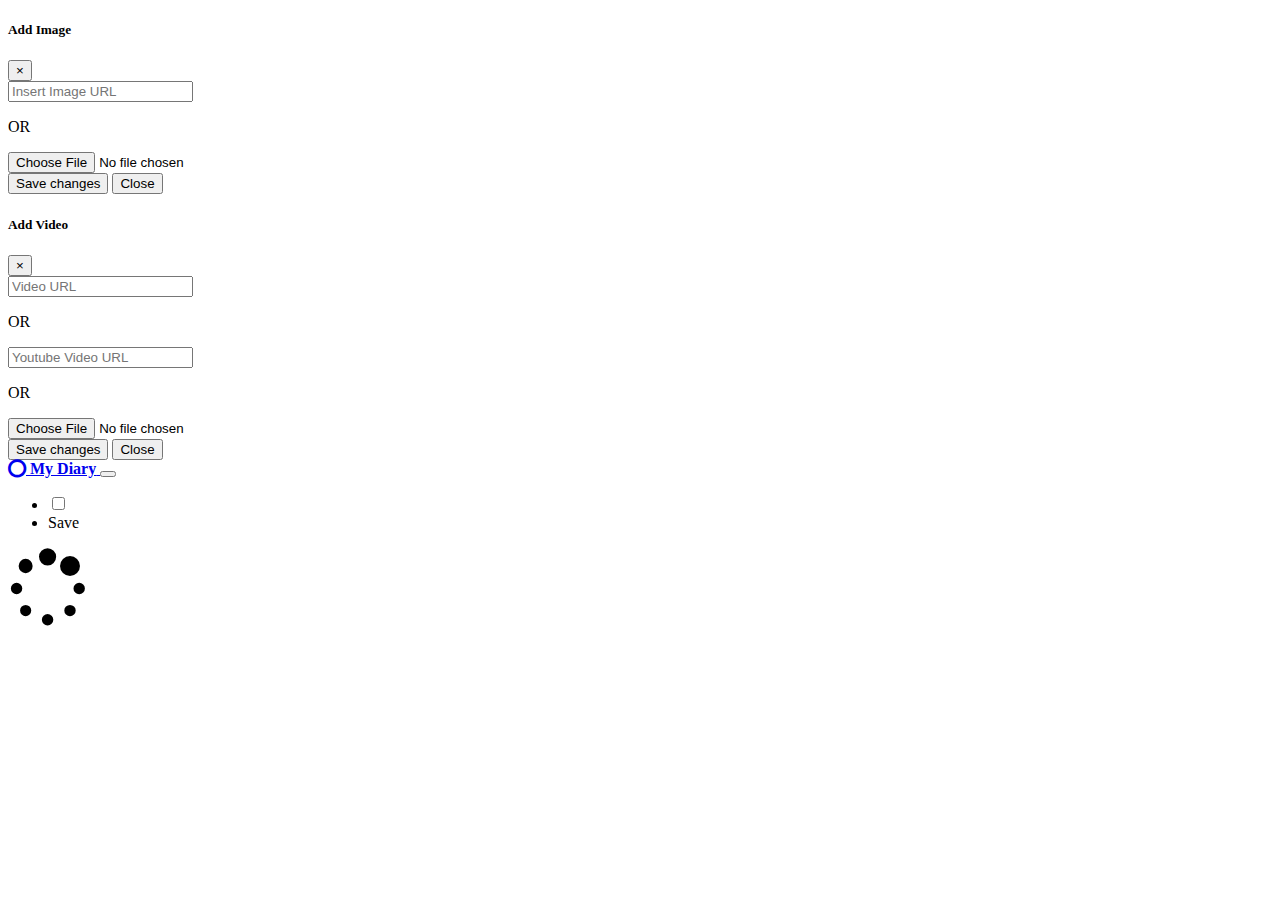
<file: writediary.html>
<!DOCTYPE html>
<html>

<head>
  <meta charset="utf-8">
  <meta name="viewport" content="width=device-width, initial-scale=1">
  <title>My Diary</title>
  <meta name="description" content="Best diary for android and web with backup, restore, sync, passcode and more features">
  <meta name="keywords" content="my diary app free noads no ads passcode backup restore sync web android">
  <link rel="stylesheet" href="https://cdnjs.cloudflare.com/ajax/libs/font-awesome/4.7.0/css/font-awesome.min.css" type="text/css">
  <link rel="stylesheet" href="https://static.pingendo.com/bootstrap/bootstrap-4.3.1.css">
</head>

<body>
  <div class="modal" id="img_modal">
    <div class="modal-dialog" role="document">
      <div class="modal-content">
        <div class="modal-header">
          <h5 class="modal-title">Add Image</h5> <button type="button" class="close" data-dismiss="modal"> <span>×</span> </button>
        </div>
        <div class="modal-body">
          <div class="input-group">
            <input type="text" class="form-control" placeholder="Insert Image URL" id="image_url_txt">
          </div>
          <p class="text-center my-1"> OR </p>
          <div class="input-group">
            <input type="file" class="form-control" id="image_file" accept=".jpg, .jpeg, .png,.gif">
          </div>
        </div>
        <div class="modal-footer">
        <button type="button" class="btn btn-primary" id="image_modal_save">Save changes</button> <button type="button" class="btn btn-secondary" data-dismiss="modal">Close</button>
        </div>
      </div>
    </div>
  </div>

  <div class="modal" id="vid_modal">
    <div class="modal-dialog" role="document">
      <div class="modal-content">
        <div class="modal-header">
          <h5 class="modal-title">Add Video</h5> <button type="button" class="close" data-dismiss="modal"> <span>×</span> </button>
        </div>
        <div class="modal-body">
          <div class="input-group">
            <input type="text" class="form-control" placeholder="Video URL" id="video_url_txt">
          </div>
          <p class="text-center my-1"> OR </p>
          <div class="input-group">
            <input type="text" class="form-control" placeholder="Youtube Video URL" id="yt_video_url_txt">
          </div>
          <p class="text-center my-1"> OR </p>
          <div class="input-group">
            <input type="file" class="form-control" id="video_file" accept=".mp4">
          </div>
        </div>
        <div class="modal-footer">
         <button type="button" class="btn btn-primary" id="video_modal_save">Save changes</button> <button type="button" class="btn btn-secondary" data-dismiss="modal">Close</button>
        </div>
      </div>
    </div>
  </div>




  <nav class="navbar navbar-expand-lg navbar-dark bg-dark">
    <div class="container"> <a class="navbar-brand" href="index.html">
        <i class="fa d-inline fa-lg fa-circle-o"></i>
        <b> My Diary</b>
      </a> <button class="navbar-toggler navbar-toggler-right border-0" type="button" data-toggle="collapse" data-target="#navbar11">
        <span class="navbar-toggler-icon"></span>
      </button>
      <div class="collapse navbar-collapse" id="navbar11">
        <ul class="navbar-nav mr-auto">
          
        </ul>
        <ul class="navbar-nav ml-auto">
          <li><div class="form-check ml-2 py-1"><input type="checkbox" class="form-check-input" id="htmlCheckbox" onchange="showHideHTMLCode(this)"><label class="form-check-label" for="formCheck-1" style="color: white;">HTML Code</label></div></li>
          <li class="nav-item ml-2 py-1" id="helper_txt" style="color: white; display: none;"> </li>
          <li><a class="btn navbar-btn btn-light ml-2 py-1" id="saveBtn" disabled="true">Save</a></li>
        </ul> 
      </div>
    </div>
  </nav>
  <div class="py-2" id="main_nav" style="display: none;">
    <div class="container">
      <div class="row">
        <div class="col-md-12">
          <ul class="nav nav-pills">
            <li class="nav-item"> <a href="#" class="nav-link" onclick="document.execCommand('justifyLeft')"><i class="d-block fa fa-lg fa-align-left"></i></a> </li>
            <li class="nav-item"> <a href="#" class="nav-link" onclick="document.execCommand('justifyCenter')"><i class="d-block fa fa-lg fa-align-center"></i></a> </li>
            <li class="nav-item"> <a href="#" class="nav-link" onclick="document.execCommand('justifyRight')"><i class="d-block fa fa-lg fa-align-right"></i></a> </li>
            <li class="nav-item"> <a href="#" class="nav-link" onclick="document.execCommand('insertOrderedList')"><i class="d-block fa fa-lg fa-list-ol"></i></a> </li>
            <li class="nav-item"> <a href="#" class="nav-link" onclick="document.execCommand('insertUnorderedList')"><i class="d-block fa fa-lg fa-list-ul"></i></a> </li>
            <li class="nav-item"> <a href="#" class="nav-link" onclick="document.execCommand('indent')"><i class="d-block fa fa-lg fa-indent"></i></a> </li>
            <li class="nav-item"> <a href="#" class="nav-link" onclick="document.execCommand('outdent')"><i class="d-block fa fa-lg fa-outdent"></i></a> </li>
            <li class="nav-item"> <a href="#" class="nav-link" onclick=" document.execCommand('bold')"><i class="d-block fa fa-lg fa-bold"></i></a> </li>
            <li class="nav-item"> <a href="#" class="nav-link" onclick="document.execCommand('formatBlock',false,'<p>')"><i class="d-block fa fa-lg fa-font"></i></a> </li>
            <li class="nav-item"> <a href="#" class="nav-link" onclick="document.execCommand('italic')"><i class="d-block fa fa-lg fa-italic"></i></a> </li>
            <li class="nav-item"> <a href="#" class="nav-link" onclick="document.execCommand('formatBlock',false,'<h3>')"><i class="d-block fa fa-lg fa-header"></i></a> </li>
            <li class="nav-item"> <a href="#" class="nav-link" onclick="document.execCommand('underline')"><i class="d-block fa fa-lg fa-underline"></i></a> </li>
            <li class="nav-item"> <a href="#" class="nav-link" data-target="#img_modal" data-toggle="modal"><i class="d-block fa fa-lg fa-picture-o"></i></a> </li>
            <li class="nav-item"> <a href="#" class="nav-link" data-target="#vid_modal" data-toggle="modal"><i class="d-block fa fa-lg fa-video-camera"></i></a> </li>
            <li class="nav-item"> <a href="#" class="nav-link" onclick="document.execCommand('undo')"><i class="d-block fa fa-lg fa-undo"></i></a> </li>
          </ul>
        </div>
      </div>
    </div>
  </div>
  <div class="py-5" id="loading_icon">
    <div class="container">
      <div class="row">
        <div class="mx-auto"><i class="fa fa-spinner fa-pulse fa-5x"></i></div>
      </div>
    </div>
  </div>
  <div class="py-3" id="main_container" style="display: none;">
    <div class="container">
      <div class="row">
        <div class="col-md-6 border border-dark" id="html_container" style="height:550px; display:none;">
          <p class="lead my-2">HTML CODE</p>
          <textarea oninput="htmlChanged()" id="html_txt" style="width: 100%; height:480px;"></textarea>
        </div>
        <div id="content_container" class="col-md-9 border border-dark" style="overflow-y: scroll; height:550px; margin: auto;">
          <p class="lead my-2" style="outline: none;" id="title_txt" contenteditable="true">Title</p>
          <div class="input-group">
            <div class="input-group-append">
              <button class="btn btn-primary" type="button">Categories</button></div>
            <input type="text" class="form-control" placeholder="Write Categories" id="categories_txt">
          </div>
          <p class="my-2" style="outline: none;" id="content_txt" contenteditable="true">Write here</p>
        </div>
      </div>
    </div>
  </div>
  <script src="https://code.jquery.com/jquery-3.3.1.slim.min.js" integrity="sha384-q8i/X+965DzO0rT7abK41JStQIAqVgRVzpbzo5smXKp4YfRvH+8abtTE1Pi6jizo" crossorigin="anonymous" ></script>
  <script src="https://cdnjs.cloudflare.com/ajax/libs/popper.js/1.14.6/umd/popper.min.js" integrity="sha384-wHAiFfRlMFy6i5SRaxvfOCifBUQy1xHdJ/yoi7FRNXMRBu5WHdZYu1hA6ZOblgut" crossorigin="anonymous" ></script>
  <script src="https://stackpath.bootstrapcdn.com/bootstrap/4.3.1/js/bootstrap.min.js" integrity="sha384-JjSmVgyd0p3pXB1rRibZUAYoIIy6OrQ6VrjIEaFf/nJGzIxFDsf4x0xIM+B07jRM" crossorigin="anonymous"></script>
  <script type="text/javascript" src="https://npmcdn.com/parse/dist/parse.min.js"></script>
  <script type="text/javascript" src="js/init.js"></script>
  <script type="text/javascript" src="js/writediary.js"></script>
</body>

</html>
</file>
